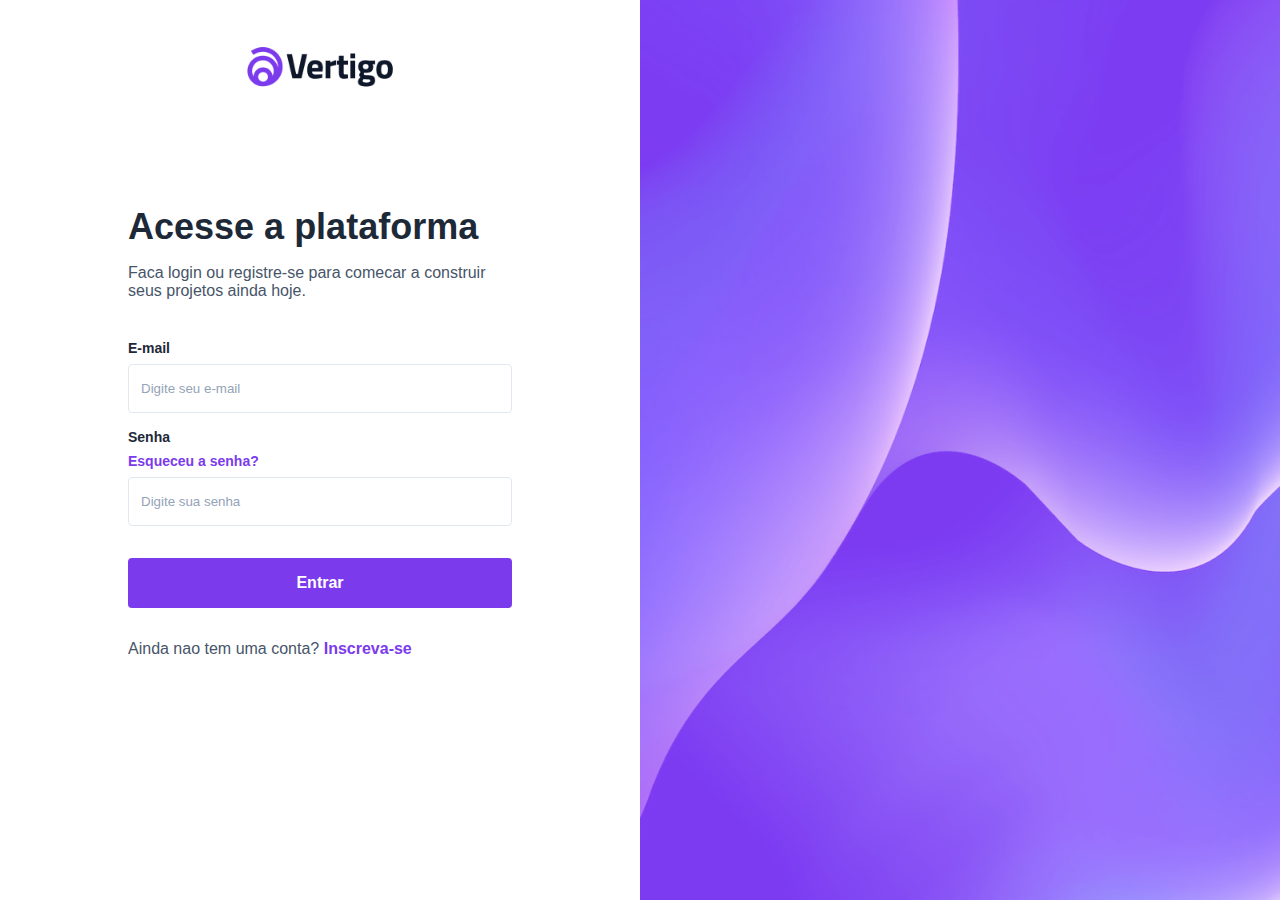
<file: index.html>
<!DOCTYPE html>
<html lang="pt-BR">

<head>
    <meta charset="UTF-8">
    <meta name="viewport" content="width=device-width, initial-scale=1.0">
    <link rel="stylesheet" href="style.css">
    <title>Vertigo</title>
</head>

<body>
    <div class="conteudo">
        <header>
            <img src="./imagens/logo.png" alt="Logo">
        </header>

        <main>
            <section class="descricao">
                <h1>Acesse a plataforma</h1>

                <p>Faca login ou registre-se para comecar a construir seus projetos ainda hoje.</p>
            </section>

            <section class="login">
                <form action="">
                    <div class="input-box">
                        <label for="email">E-mail</label>
                        <input type="email" placeholder="Digite seu e-mail" id="email">
                    </div>
                    <div class="input-box">
                        <label for="senha">Senha</label>
                        <a href="">Esqueceu a senha?</a>
                        <input type="password" placeholder="Digite sua senha" id="senha">
                    </div>

                    <button>Entrar</button>
                </form>

          
                <p>
                    Ainda nao tem uma conta? <a href="">Inscreva-se</a>
                </p>
            </section>
        </main>
    </div>
    <div class="bg-desktop">
        <img src="./imagens/img.png" alt="background desktop">
    </div>
</body>

</html>
<!-- 
    mobile first
 -->
</file>
<file: style.css>
* {
    /* reset do CSS */
    margin: 0;
    padding: 0;
    box-sizing: border-box;
    font-family: 'Titillium Web', sans-serif;
}

/* 1rem = 16px */
:root{
    --gray-800: #1E2938;
    --gray-600: #475569;
    --gray-400: #94a3b8;
    --gray-200: #E2E8F0;
    --purple: #7C3AED;
    --light-purple: #9F67FF;
    --white: #fff;
}

header {
    background-image: url(./imagens/bg-mobile.png);
    background-size: cover;
    height: 8.375rem;

    display: flex;
    justify-content: center;
    align-items: center;

    margin-bottom: 3.7rem;
}

main {
    padding-inline: 1.5rem;
}

.descricao{
    margin-bottom: 2.5rem;
}

.descricao h1 {
    color: var(--gray-800);
    margin-bottom: 1rem;
    font-size: 1.5625rem;
}

.descricao p {
    font-size: 0.8125rem;
    color: var(--gray-600);
}

.input-box {
    display: flex;
    flex-direction: column;
    gap: 0.5rem;
    margin-bottom: 1rem;
}

.input-box div {
    display: flex;
    justify-content: space-between;
    align-items: center;
}

.login label{
    font-size: 0.875rem;
    color: var(--gray-800);
    font-weight: 600;
}

.login input {
    padding: 1rem 0.75rem;
    border: 1px solid var(--gray-200);
    border-radius: 0.25rem;
    color: var(--gray-800);
}

.login input::placeholder {
    color: var(--gray-400);
}

.login input:hover
.login input:focus {
    outline: 1px solid var(--purple);
}

.login a {
    color: var(--purple);
    text-decoration: none;
    font-size: 0.875rem;
    font-weight: 600;
}

.login a:hover {
    text-decoration: underline;
}
.login button {
    margin-top: 1rem;
    margin-bottom: 2rem;
    padding-block: 1rem;
    width: 100%;
    background: var(--purple);
    border: none;
    border-radius: 0.25rem;

    font-size: 1rem;
    font-weight: 700;
    color: var(--white);
}

.login > p {
    color: var(--gray-600);
}

.login > p a{
    font-weight: 700;
    font-size: 1rem;
}

.bg-desktop {
    display: none;
}

.login button:hover {
    background: var(--light-purple);
    transition: 0.3s;
    cursor: pointer;
}

@media(min-width: 1000px) {
    body {
        display: flex;
        height: 100vh;
    }

    header{
        background: none;
        justify-content: flex-start;
        margin: 2.5rem 7rem 7rem;

        height: fit-content;
    }

    header img {
        width: 10rem;
    }

    main {
        margin-inline: 7rem;
        max-width: 24rem;
        padding: 0;
    }

    .conteudo {
        width: 100%;
        display: flex;
        flex-direction: column;
        align-items: center;
    }

    .bg-desktop {
        display: block;
        width: 100%;
    }

    .bg-desktop img {
        display: block;
         width: 100%;
         height: 100%;
    }

    .descricao h1 {
        font-size: 2.25rem;
    }

    .descricao p {
        font-size: 1rem;
    }
}
</file>
